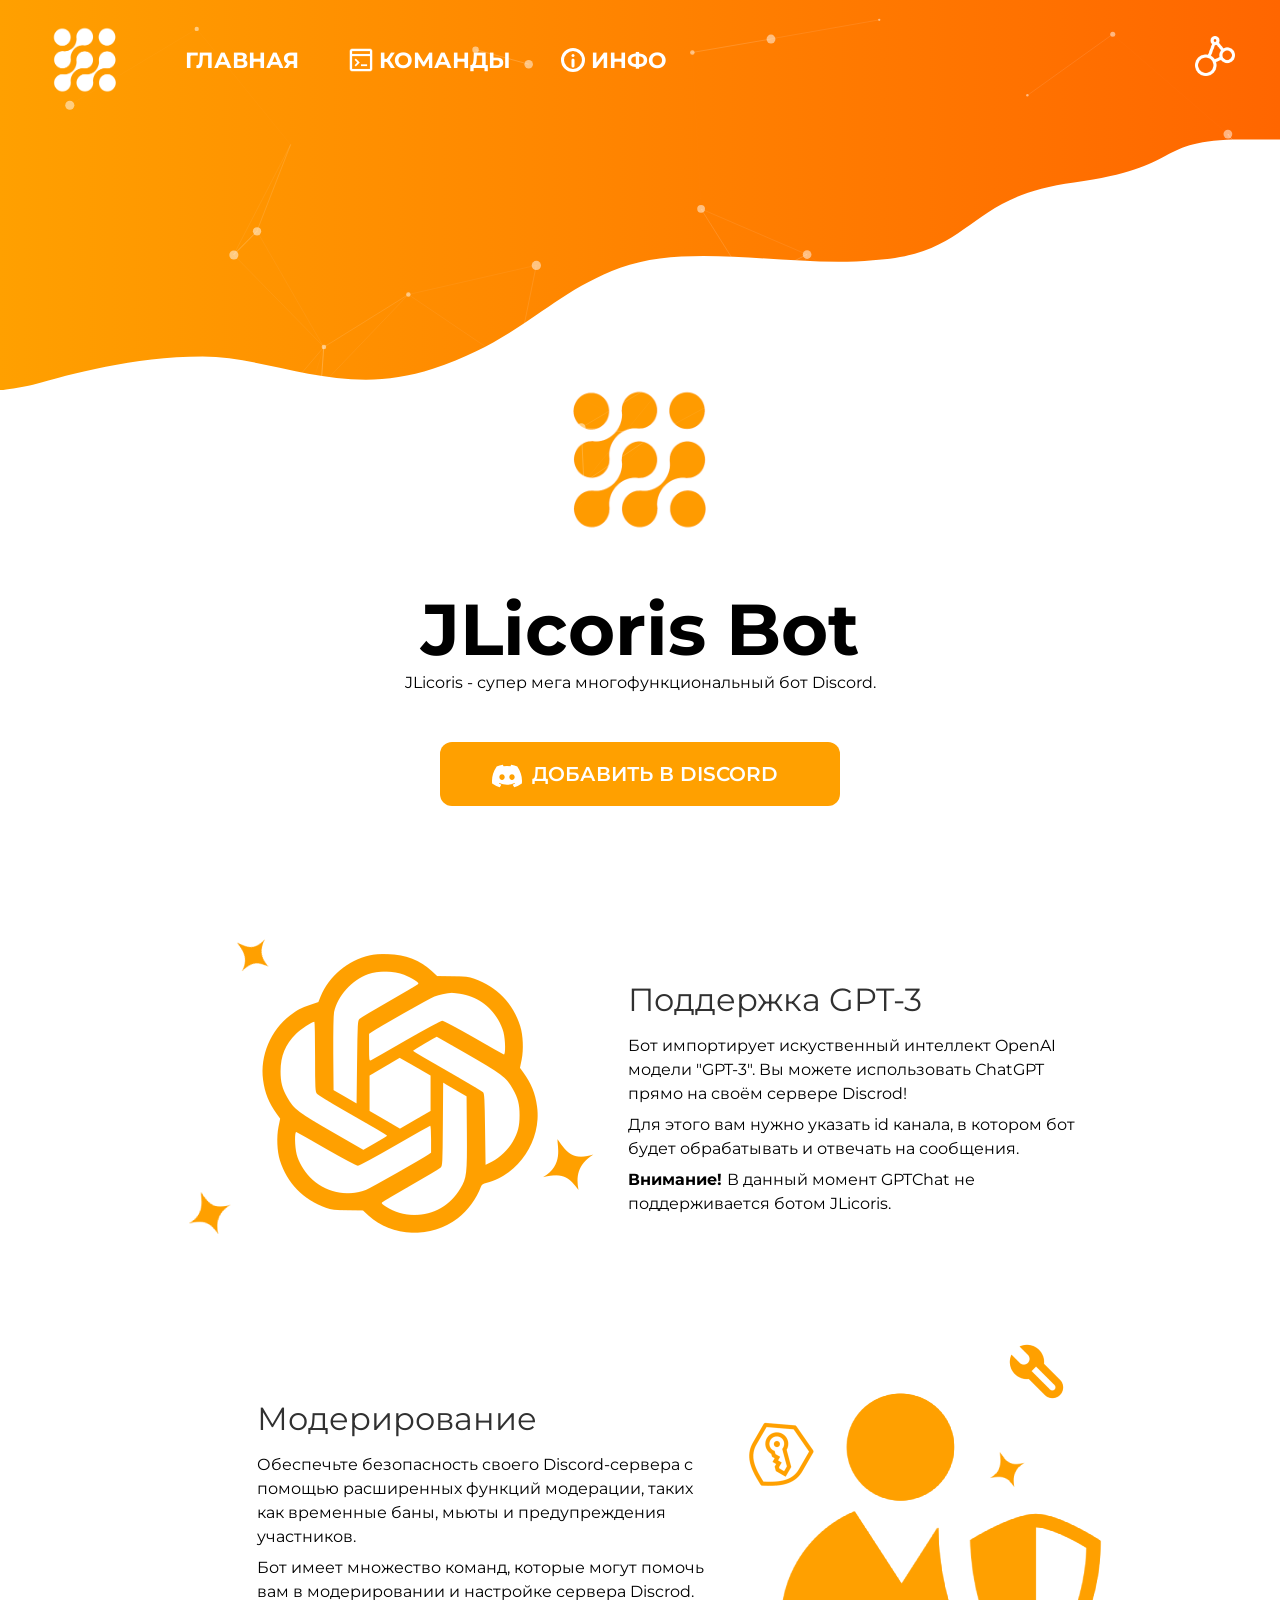
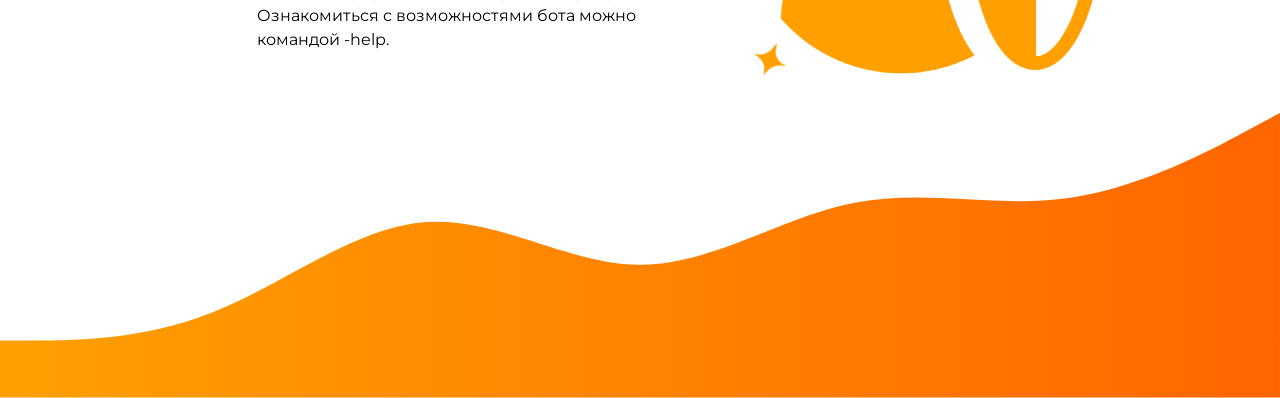
<file: index.html>
<!DOCTYPE html>
<html lang="en" dir="ltr">
  <head>
    <meta charset="utf-8">
    <title>JLicoris Bot</title>
    <link rel="preconnect" href="https://fonts.googleapis.com">
    <link rel="preconnect" href="https://fonts.gstatic.com" crossorigin>
    <link href="https://fonts.googleapis.com/css2?family=Montserrat:wght@300&display=swap" rel="stylesheet">
    <style>
      @import url('https://fonts.googleapis.com/css2?family=Montserrat:wght@300;400;500;600;700&display=swap');
    </style>
    <link rel="shortcut icon" type="image/png" href="JLlogomenu.png"/>
    <link rel="stylesheet" type="text/css" href="style.css">
  </head>
  <body vlink="white" link="white">
    <header>
      <a href='#'><img class="menu_logo" src="whiteJLlogomenu.png" href="JLlogomenu.png"></a>
      <div class="menu" id="bgmenujs">
        <div id="particles-js"></div>
        <div class="container">
          <nav>
            <ul>
              <li><a href='#' class="menutextclr menubtn">
                <b>Главная</b>
              </a></li>
              <li><a href='#commands' class="menutextclr menubtn">
                <svg class="svgcmdmenu" version="1.2" xmlns="http://www.w3.org/2000/svg" viewBox="0 0 96 96" width="96" height="96"><defs><image width="72" height="72" id="a" href="[data-uri]"/></defs><use href="#a" x="12" y="12"/></svg>
                <b>Команды</b>
              </a></li>
              <li><a href='#' class="menutextclr menubtn">
                <svg class="svgcmdmenu_sub" width="96" height="96" viewBox="0 0 20 20" fill="none" xmlns="http://www.w3.org/2000/svg"><path d="M9 10a1 1 0 0 1 2 0v4a1 1 0 1 1-2 0v-4Z" fill="#FFF"/><circle cx="10" cy="7" r="1" fill="#FFF"/><path fill-rule="evenodd" clip-rule="evenodd" d="M2 10a8 8 0 1 0 16 0 8 8 0 0 0-16 0Zm14 0a6 6 0 1 1-12 0 6 6 0 0 1 12 0Z" fill="#FFF"/></svg>
                <b>инфо</b>
              </a></li>
            </ul>
            <a class="bga" href="#" id="svgp">
              <div class="bga-overlay"></div>
              <svg class="noparticle" version="1.2" xmlns="http://www.w3.org/2000/svg" viewBox="0 0 400 400" width="40" height="40"><defs><image width="50" height="50" id="a" href="[data-uri]"></image><image width="512" height="512" id="b" href="[data-uri]"></image></defs><use href="#b" transform="scale(.781)"></use></svg>
            </a>
          </nav>




        </div>
      </div>
    </header>

    <main>
      <div class="svg">
        <svg id="eDVE05Sdux31" xmlns="http://www.w3.org/2000/svg" xmlns:xlink="http://www.w3.org/1999/xlink" viewBox="0 0 1440 320" shape-rendering="geometricPrecision" text-rendering="geometricPrecision">
          <defs>
            <linearGradient id="eDVE05Sdux32-fill" x1="0" y1="0" x2="1" y2="0" spreadMethod="pad" gradientUnits="objectBoundingBox" gradientTransform="translate(0 0)">
              <stop id="eDVE05Sdux32-fill-0" offset="0%" stop-color="#ffa000"/>
              <stop id="eDVE05Sdux32-fill-1" offset="100%" stop-color="#f60"/>
            </linearGradient>
          </defs>
          <path d="M2.793578,321.040691c0,0,25.532596-3.139148,37.206422-6.340691c44.024079-12.07359,110.881459-31.518541,190.881459-31.818541c80,.3,157.873081,47.625034,259.097649,13.890293s131.170069-84.330339,210.78624-113.713629s193.432184.2828,284.252853-8.471c115.804655-6.835692,101.617161-71.375865,226.28879-87.571926s88.807486-48.145896,188.693009-48.145896c32.727044,0,43.025486,0,43.025486,0v-37.82861h-43.025486c-40,0-119.261518,0-199.261518,0s-160.836442,0-240.836442,0-157.108462,0-237.108462,0-162.101923,0-243.404809,0C398.085883,1.040691,320,0,240,0s-160,0-200,0L2.793578,1.040691Z" transform="translate(-2.960604-1.040691)" fill="url(#eDVE05Sdux32-fill)"/>
        </svg>
      </div>
      <!-- открывающий svg -->

      <div class="block">
        <img class="cm_logo" src="JLlogomenu.png" href="JLlogomenu.png">
        <div class="title">JLicoris Bot</div>
        <div class="subtitle">JLicoris - супер мега многофункциональный бот Discord.</div>
      </div>
      <div class="invite_button"><a href="https://discord.com/api/oauth2/authorize?client_id=1104138275809140918&permissions=8&scope=bot" target="_blank" onclick="window.open('https://discord.com/api/oauth2/authorize?client_id=1104138275809140918&permissions=8&scope=bot', 'newwindow', 'width=500,height=800,left=' + (screen.width/2 - 240) + ',top=' + (screen.height/2 - 400)); return false;">
        <svg width="28" height="28" viewBox="0 0 24 24" fill="none" xmlns="http://www.w3.org/2000/svg"><path d="M20.317 4.492c-1.53-.69-3.17-1.2-4.885-1.49a.075.075 0 0 0-.079.036c-.21.369-.444.85-.608 1.23a18.566 18.566 0 0 0-5.487 0 12.36 12.36 0 0 0-.617-1.23A.077.077 0 0 0 8.562 3c-1.714.29-3.354.8-4.885 1.491a.07.07 0 0 0-.032.027C.533 9.093-.32 13.555.099 17.961a.08.08 0 0 0 .031.055 20.03 20.03 0 0 0 5.993 2.98.078.078 0 0 0 .084-.026 13.83 13.83 0 0 0 1.226-1.963.074.074 0 0 0-.041-.104 13.201 13.201 0 0 1-1.872-.878.075.075 0 0 1-.008-.125c.126-.093.252-.19.372-.287a.075.075 0 0 1 .078-.01c3.927 1.764 8.18 1.764 12.061 0a.075.075 0 0 1 .079.009c.12.098.245.195.372.288a.075.075 0 0 1-.006.125c-.598.344-1.22.635-1.873.877a.075.075 0 0 0-.041.105c.36.687.772 1.341 1.225 1.962a.077.077 0 0 0 .084.028 19.963 19.963 0 0 0 6.002-2.981.076.076 0 0 0 .032-.054c.5-5.094-.838-9.52-3.549-13.442a.06.06 0 0 0-.031-.028ZM8.02 15.278c-1.182 0-2.157-1.069-2.157-2.38 0-1.312.956-2.38 2.157-2.38 1.21 0 2.176 1.077 2.157 2.38 0 1.312-.956 2.38-2.157 2.38Zm7.975 0c-1.183 0-2.157-1.069-2.157-2.38 0-1.312.955-2.38 2.157-2.38 1.21 0 2.176 1.077 2.157 2.38 0 1.312-.946 2.38-2.157 2.38Z" fill="#FFF"/></svg>
        добавить в discord
        </a>
      </div>
      <div class="bttm"></div>



      <a class="lights1" id="commands"></a>
      <div class="gpt_icon">
        <div>
          <img class="gptpng" src="gpt.png">
        </div>
        <div class="containergpt">
          <div class="cmd_1">
            <div class="cmd_title1">Поддержка GPT-3</div>
            <div class="cmd_subtitle1">Бот импортирует искуственный интеллект OpenAI модели "GPT-3". Вы можете использовать СhatGPT прямо на своём сервере Discrod!</div>
            <div class="cmd_ssubtitle3">Для этого вам нужно указать id канала, в котором бот будет обрабатывать и отвечать на сообщения.</div>
            <div class="cmd_ssubtitle1"><b>Внимание! </b> В данный момент GPTChat не <br> поддерживается ботом JLicoris. </div>
          </div>
        </div>
      </div>
      <div class="container" style="position: relative;">
        <div class="moder">
          <div class="cmd_2">
            <div class="cmd_title2">Модерирование</div>
            <div class="cmd_subtitle2">Обеспечьте безопасность своего Discord-сервера с помощью расширенных функций модерации, таких как временные баны, мьюты и предупреждения участников.</div>
            <div class="cmd_ssubtitle2">Бот имеет множество команд, которые могут помочь вам в модерировании и настройке сервера Discrod. Ознакомиться с возможностями бота можно командой -help.</div>
          </div>
          <div class="moderpng">
            <img class="moderpng" src="moder.png">
          </div>
        </div>
      </div>
      <!-- закрывающий svg -->
      <div class="svg" id="bgmenujs">
        <svg class="endsvg" id="e1ejbQ8AtJm1" xmlns="http://www.w3.org/2000/svg" xmlns:xlink="http://www.w3.org/1999/xlink" viewBox="0 0 1440 320" shape-rendering="geometricPrecision" text-rendering="geometricPrecision">
          <defs>
            <linearGradient id="e1ejbQ8AtJm2-fill" x1="0" y1="0" x2="1" y2="0" spreadMethod="pad" gradientUnits="objectBoundingBox" gradientTransform="translate(0 0)">
              <stop id="e1ejbQ8AtJm2-fill-0" offset="0%" stop-color="#ffa000"/>
              <stop id="e1ejbQ8AtJm2-fill-1" offset="100%" stop-color="#f60"/>
            </linearGradient>
          </defs>
          <path d="M0,256L40,256C80,256,160,256,240,224C320,192,400,128,480,122.7C560,117,640,171,720,170.7C800,171,880,117,960,101.3C1040,85,1120,107,1200,96C1280,85,1360,43,1400,21.3L1440,0L1440,320L1400,320C1360,320,1280,320,1200,320C1120,320,1040,320,960,320C880,320,800,320,720,320C640,320,560,320,480,320C400,320,320,320,240,320C160,320,80,320,40,320L0,320Z" fill="url(#e1ejbQ8AtJm2-fill)"/>
        </svg>
      </div>
    </main>
    <div class="particles-container">
      <script type="text/javascript" src="particles.js"></script>
      <script type="text/javascript" src="app.js"></script>
    </div>
    <script type="text/javascript" src="btn.js"></script>
  </body>
</html>
</file>
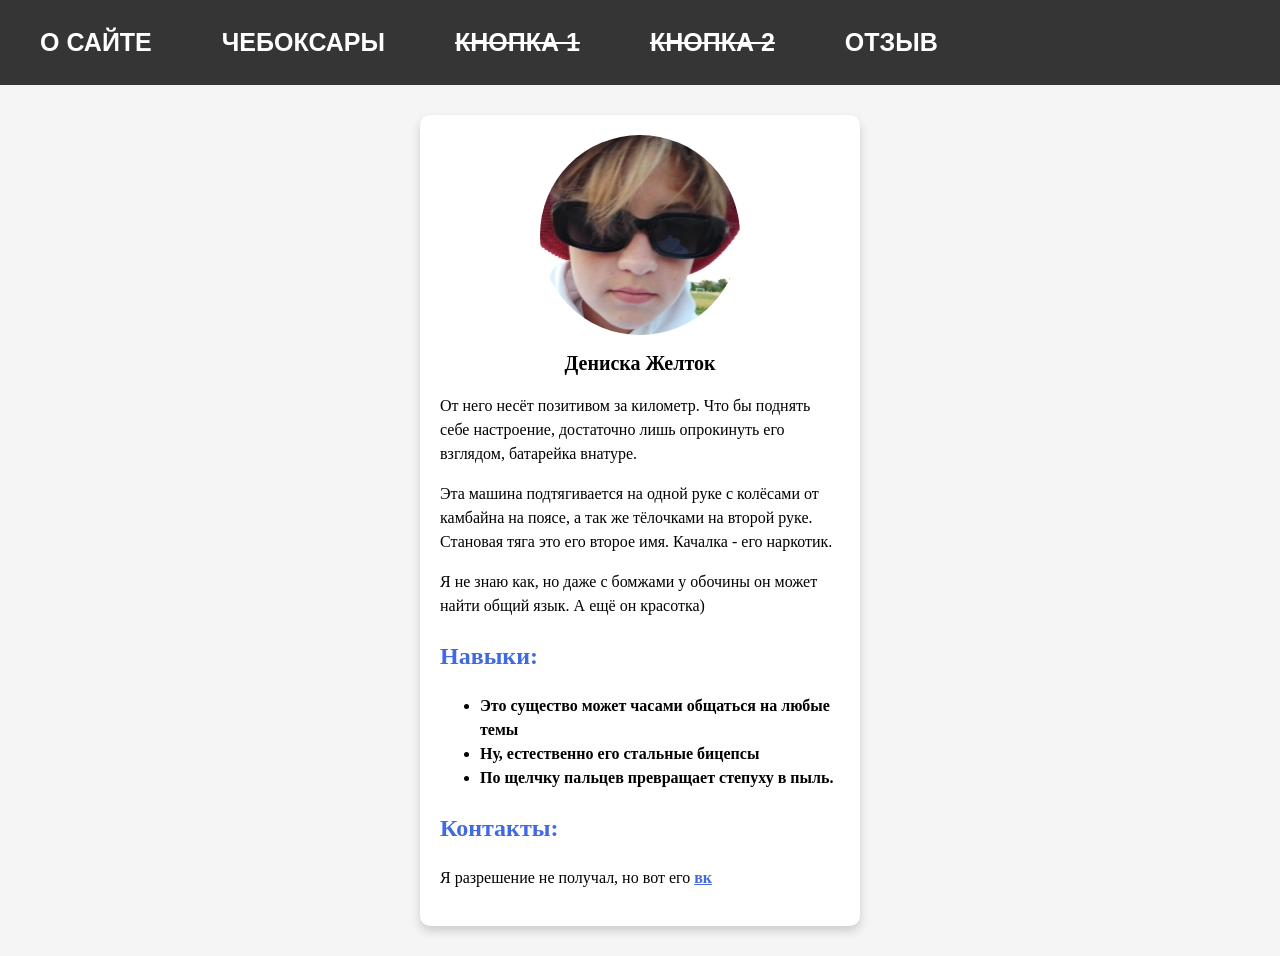
<file: den.html>
<!DOCTYPE html>
<!DOCTYPE html>
<html lang="en" dir="ltr">
  <head>
    <meta charset="utf-8">
    <link rel="stylesheet" type="text/css" href="den.css">
    <title>Рецепт Яичницы</title>
  </head>
  <body link="#4169E1" vlink="#4169E1" alink="#4169E1">
  <body>
  <div class="all">
    <nav>
      <ul>
        <li><a href='siteopis.html'><b> О сайте</b></a></li>
        <li><a href='index.html'><b>Чебоксары</b></a></li>
        <li><a href=''><b><s> Кнопка 1</s></b></a></li>
        <li><a href=''><b><s> Кнопка 2</s></b></a></li>
        <li><a href='ots3.html'><b>Отзыв</b></a></li>
      </ul>
    </nav>

    <div class="card">
      <img class="card-photo" src="den.jpg" alt="Дениска <3">
      <h1 class="card-title">Дениска Желток</h1>
    <div class="card-text">
        <p>От него несёт позитивом за километр. Что бы поднять себе настроение, достаточно лишь опрокинуть его взглядом, батарейка внатуре.<p>Эта машина подтягивается на одной руке с колёсами от камбайна на поясе, а так же тёлочками на второй руке. Становая тяга это его второе имя. Качалка - его наркотик.</p>
        <p>Я не знаю как, но даже с бомжами у обочины он может найти общий язык. А ещё он красотка)</p>
        <h2 style="color: #4169E1"> Навыки: </h2>
        <ul>
          <li><b>Это существо может часами общаться на любые темы</b></li>
          <li><b>Ну, естественно его стальные бицепсы</b></li>
          <li><b>По щелчку пальцев превращает степуху в пыль.</b></li>
        </ul>
        <h2 style="color: #4169E1">Контакты: </h2>
        <p>Я разрешение не получал, но вот его <b><a href="https://vk.com/denisich17" target="_blank">вк</a></b></p>

  </body>
</file>
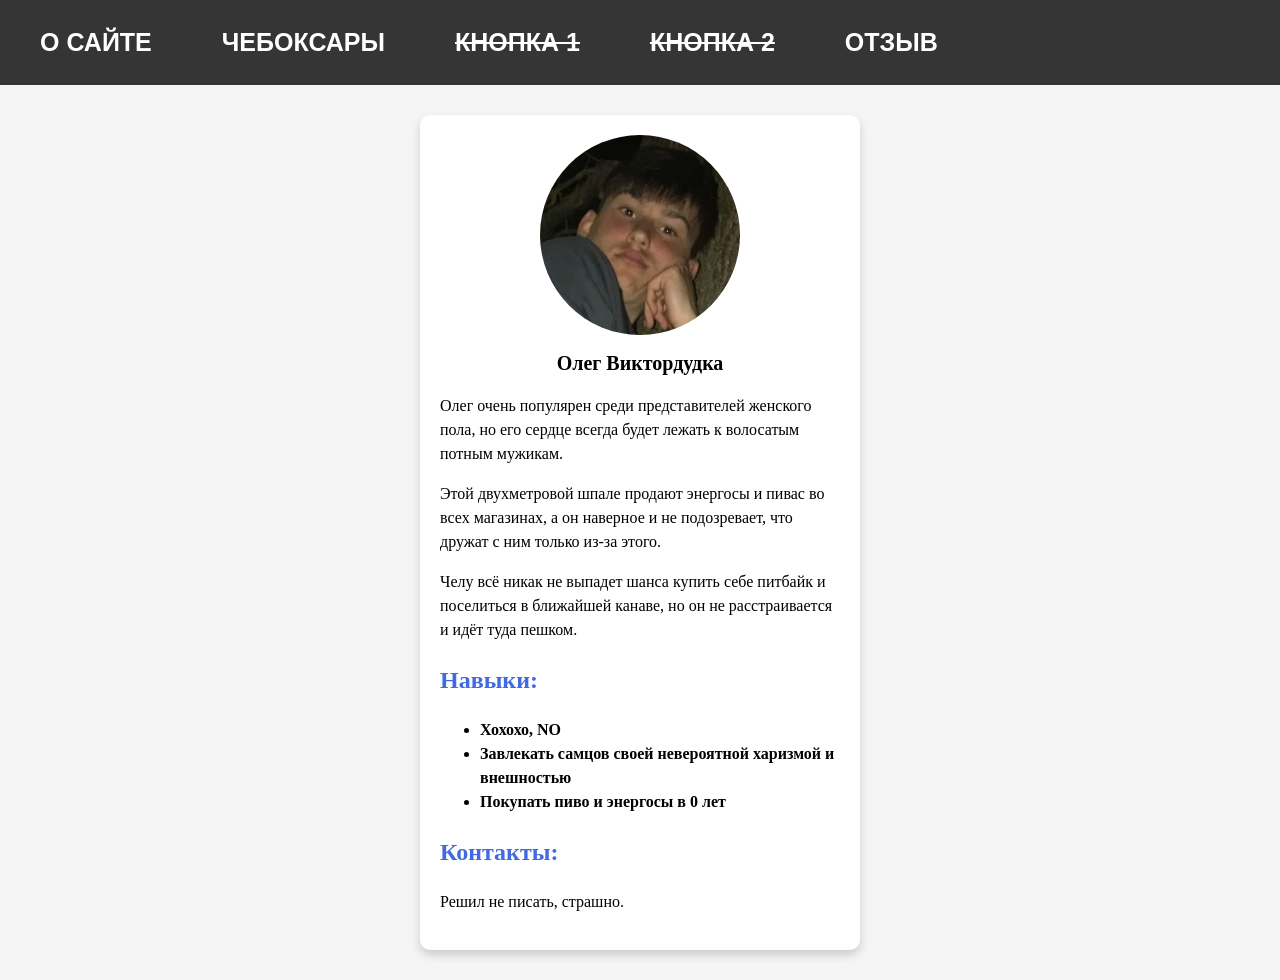
<file: oleg.html>
<!DOCTYPE html>
<!DOCTYPE html>
<html lang="en" dir="ltr">
  <head>
    <meta charset="utf-8">
    <link rel="stylesheet" type="text/css" href="oleg.css">
    <title>Олежа хрыщ</title>
  <body link="#4169E1" vlink="#4169E1" alink="#4169E1">
  </head>
  <body>
    <nav>
      <ul>
        <li><a href='siteopis.html'><b> О сайте</b></a></li>
        <li><a href='index.html'><b>Чебоксары</b></a></li>
        <li><a href=''><b><s> Кнопка 1</s></b></a></li>
        <li><a href=''><b><s> Кнопка 2</s></b></a></li>
        <li><a href='ots3.html'><b>Отзыв</b></a></li>
      </ul>
    </nav>
    <div class="card">
      <img class="card-photo" src="oleg.jpg" alt="Олег Виктордудка">
      <h1 class="card-title">Олег Виктордудка</h1>
    <div class="card-text">
        <p>Олег очень популярен среди представителей женского пола, но его сердце всегда будет лежать к волосатым потным мужикам.<p>Этой двухметровой шпале продают энергосы и пивас во всех магазинах, а он наверное и не подозревает, что дружат с ним только из-за этого.</p>
        <p>Челу всё никак не выпадет шанса купить себе питбайк и поселиться в ближайшей канаве, но он не расстраивается и идёт туда пешком. </p>
        <h2 style="color: #4169E1"> Навыки: </h2>
        <ul class="opisanie">
          <li><b>Хохохо, NO</b></li>
          <li><b>Завлекать самцов своей невероятной харизмой и внешностью</b></li>
          <li><b>Покупать пиво и энергосы в 0 лет</b></li>
        </ul>
        <h2 style="color: #4169E1">Контакты: </h2>
        <p>Решил не писать, страшно.
    </div>
  </body>
</html>
</file>
<file: style.css>
html{
  scroll-behavior: smooth;
}
body{
  background-color: #ffffff;
  height: 1675px;
  margin: 0 auto;
  padding: 0;
  font-family: "Montserrat", sans-serif;
  transition: all 0.3s ease;
}
#particles-js{
  position: absolute;
  width: 100%;
  height: 65%;
  z-index: 998;
}
.menu{
  user-select: none;
  text-align: center;
  height: 107px;
  background: rgb(255,158,0);
  background: linear-gradient(90deg, rgba(255,160,0,1) 0%, rgba(255,102,0,1) 100%);
}
.menu_logo{
  z-index: 998;
  user-select: none;
  position: absolute;
  padding-top: 25px;
  padding-left: 50px;
  width: 70px;
  height: 70px;
}
.container{
  user-select: none;
  z-index: 998;
  padding-left: 120px;
}
.svgcmdmenu{
  z-index: 998;
  position: relative;
  height: 30px;
  width: 30px;
  top: -2px;
  left: -3px;
}
.svgcmdmenu_sub{
  z-index: 998;
  position: relative;
  height: 30px;
  width: 30px;
  top: -2px;
  left: -3px;
}
nav{
  user-select: none;
  z-index: 999;
  display: flex;
  align-items: center;
  justify-content: space-between;
  text-align: center;
  font-family: "Montserrat", sans-serif;
  font-size: 22px;
  font-weight: 600;
}
nav ul{
  user-select: none;
  z-index: 999;
  list-style: none;
}
nav ul li{
  user-select: none;
  z-index: 999;
  float: left;
  padding-left: -150px;
}
nav ul li a {
  user-select: none;
  z-index: 999;
  display: flex;
  justify-content: center;
  text-transform: uppercase;
  text-decoration: none;
  padding: 25px;
}
a {
  text-decoration: none;
}
img{
  user-select: none;
}
.menutextclr {
  color: white;
  transition: all 0.3s ease;
}
.container_main{

}
.svg{
  position: relative;
  top: -1px;
  margin: 0 auto;
}
.block{
  margin-top: -60px;
}
.cm_logo{
  user-select: none;
  display: block;
  margin-left: auto;
  margin-right: auto;
  padding: 50px;
  width: 150px;
  height: 150px;
}
.title{
  display: flex;
  align-items: center;
  justify-content: center;
  font-family: 'Montserrat', sans-serif;
  font-size: 72px;
  font-weight: 700;
  color: black;
}
.subtitle{
  display: flex;
  align-items: center;
  justify-content: center;
  padding-bottom: 50px;
}
.invite_button a{
  transition: all 0.3s ease;
  width: 400px;
  text-align: center;
  text-transform: uppercase;
  text-decoration: none;
  padding: 20px;
  padding-left: 0px;
  padding-right: 0px;
  display: flex;
  text-align: center;
  justify-content: center;
  margin-left: auto;
  margin-right: auto;
  font-size: 20px;
  font-weight: 600;
  background-color: #ffa000;
  border-radius: 12px;
  padding-bottom:  14px;
}
.invite_button a svg{
  position: relative;
  height: 30px;
  width: 30px;
  left: -10px;
  top: -1px;
}
.bttm{
  padding-bottom: 100px;
}
.gpt_icon{
  display: flex;
  align-items: center;
  justify-content: center;
}
.gptpng{
  position: relative;
  left: -24px;
}
.cmd_1{
  top: -10px;
  position: relative;
  width: 450px;
  text-align: left;
  max-height: 100%;
  left: 150px;
}
.cmd_title1{
  max-height: 10%;
  display: flex;
  position: relative;
  font-size: 32px;
  font-weight: 400;
  color: #303030;
  align-items: center;
  top: -15px;
}
.cmd_subtitle1{
  top: -0px;
  line-height: 1.5;
  position: relative;
  display: flex;
  justify-content: flex-start;
}
.cmd_ssubtitle1{
  top: 14px;
  line-height: 1.5;
  position: relative;
}
.cmd_ssubtitle3{
  top: 7px;
  line-height: 1.5;
  position: relative;
  display: flex;
  justify-content: flex-start;
}

.moder{
  display: flex;
  align-items: center;
  justify-content: center;
}
.cmd_2{
  position: relative;
  left: 60px;
  width: 450px;
  text-align: left;
  top: 20px;
}
.cmd_title2{
  display: flex;
  position: relative;
  font-size: 32px;
  font-weight: 400;
  color: #303030;
  align-items: center;
  top: -15px;
  left: -100px;
}
.cmd_subtitle2{
  top: -0px;
  line-height: 1.5;
  position: relative;
  left: -100px;
}
.cmd_ssubtitle2{
  top: 7px;
  line-height: 1.5;
  position: relative;
  left: -100px;
}
.moderpng{
  position: relative;
  left: 0px;
  height: 399px;
  width: 356px;
}
.menubtn:hover{
  border-radius: 12px;
  background-color: #FFFFFF20;
}
.lights1{
  position: relative;
  top: -0px;
}
.invite_button a:hover{
  background-color: #f70;
}

.containergpt{
  position: relative;
  left: -140px;
}
.container{
  max-height: 100%;
}



.endsvg{
  position: relative;
  top: 5px;
}

.uldess{
  text-transform: none;
  position: relative;
  left: -130px;
  top: 45px;
}


.noparticle{
  z-index: 999;
  position: relative;
  text-align: center;

}
.bga{
  z-index: 999;
  transition: all 0.3s ease;
  position: relative;
  left: -20px;
  width: 90px;
  height: 70px;
  text-align: center;
  display: flex;
  align-items: center;
  justify-content: center;
  top: -6px;
  overflow: hidden; /* добавлено */
}
.bga:hover{
  z-index: 999;
  transition: all 0.3s ease;
  background-color: #FFFFFF20;
  border-radius: 12px;
}
.bga a{
  z-index: 999;
  pointer-events: none;
  position: relative;
}
.bga-overlay {
  z-index: 999;
  position: absolute;
  top: 0;
  left: 0;
  width: 100%;
  height: 100%;
  background: transparent;
}






@media only screen and (max-width: 768px) {
  .block{
    text-align: center;
  }
  .invite_button a {
    width: 335px;
  }




  .particles-container {
    display: none;
  }
  .containergpt{
    max-height: 100%;
    max-width: 50%;
    left: -0px;
  }
  .svg{
    flex-direction: column;
  }
  .cmd_1{
    justify-content: center;
    align-items: center;
    display: flex;
    flex-direction: column;
    max-width: 100%;
    text-align: center;
    margin: 0 auto;
    left: 0px;
    font-size: 12px;
    min-width: 30%;
  }
  .cmd_title1{
    font-size: 26px;
  }
  .gpt_icon{
    flex-direction: column;
    text-align: center;
  }
  .gptpng{
    left: -5px;
    width: 274px;
    height: 270px;
  }



  .container{
    padding-left: 0px;
    padding-bottom: 40px;
    top: 40px;
  }
  .moder{
    flex-direction: column-reverse;
  }
  .moderpng{
    position: relative;
    width: 241px;
    height: 270px;
  }
  .cmd_2{
    text-align: center;
    max-width: 50%;
    left: 75px;
    z-index: 999;
  }
  .cmd_title2{
    display: flex;
    align-items: center;
    justify-content: center;
    font-size: 26px;
    left: -75px;
  }
  .cmd_subtitle2{
    font-size: 12px;
    left: -75px;
  }
  .cmd_ssubtitle2{
    left: -74px;
    font-size: 12px;
  }
}
</file>
<file: den.css>
body {
  margin: 0;
    font-family: Tahoma;
    line-height: 1.5;
    background-color: #f5f5f5;
}

.card {
  width: 400px;
  margin: 30px auto;
  background-color: #fff;
  box-shadow: 0 5px 10px #ccc;
  border-radius: 10px;
  padding: 20px
}

.card-photo {
  display: block;
  width: 200px;
  height: 200px;
  margin: 0 auto;
  border-radius: 50%
}

.card-title {
  font-size: 20px;
  text-align: center;
}

nav {
  width: 750px;
  margin: 0 auto;
  font-family: 'Gill Sans', sans-serif;
}

nav::before {
  content: '';
  display: block;
  height: 50px;
  width: 100%;
  background: #353535;
  position: absolute;
  left: 0;
  z-index: -1;
}

nav ul {
  margin: 0;
  padding: 0;
  list-style: none;
  height: 50px;
}

nav ul li {
  float: left;
}

nav ul li a {
  margin-left: 10px;
  color: white;
  display: block;
  height: 50px;
  padding: 0 30px;
  text-transform: uppercase;
  text-decoration: none;
  line-height: 50px;
}

nav ul li a:hover {
  background: #4169E1;
  transition: all 0.17s ease-out;
}

@media only screen and (max-device-width : 1280px) {
  nav ul {
    margin: auto;
    padding: 0;
    list-style: none;
    height: 85px;
  }
  nav::before {
    height: 85px;
  }
  nav ul li a {
    margin-left: 10px;
    font-size: 25px;
    line-height: 85px;
    height: 85px;
  }
  nav {
    width: 100%;
}
</file>
<file: oleg.css>
body {
  margin: 0;
    background-color: #f5f5f5;
    font-family: Tahoma;
    line-height: 1.5;
}

.card {
  width: 400px;
  margin: 30px auto;
  background-color: #fff;
  box-shadow: 0 5px 10px #ccc;
  border-radius: 10px;
  padding: 20px;
}

.card-photo {
  display: block;
  width: 200px;
  height: 200px;
  margin: 0 auto;
  border-radius: 50%
}

.spisok{
  background-color: white;

}

.card-title {
  font-size: 20px;
  text-align: center;
}

nav {
  width: 750px;
  margin: 0 auto;
  font-family: 'Gill Sans', sans-serif;
}

nav::before {
  content: '';
  display: block;
  height: 50px;
  width: 100%;
  background: #353535;
  position: absolute;
  left: 0;
  z-index: -1;
}

nav ul {
  margin: 0;
  padding: 0;
  list-style: none;
  height: 50px;
}

nav ul li {
  float: left;
}

nav ul li a {
  margin-left: 10px;
  color: white;
  display: block;
  height: 50px;
  padding: 0 30px;
  text-transform: uppercase;
  text-decoration: none;
  line-height: 50px;
}

nav ul li a:hover {
  background: #4169E1;
  transition: all 0.17s ease-out;
}


.beta {
  width: auto;
  z-index: -1000
}

.cock_dp {
  position: absolute;
  margin: 25px;
  background: white;
  height: 50px;
  width: 180px;
  box-shadow: 0 5px 10px #ccc;
  text-align: center;
  border-radius: 6px;
}

.cock_dp a {
  text-decoration: none;
}


@media only screen and (max-device-width : 1280px) {
  nav ul {
    margin: auto;
    padding: 0;
    list-style: none;
    height: 85px;
  }
  nav::before {
    height: 85px;
  }
  nav ul li a {
    margin-left: 10px;
    font-size: 25px;
    line-height: 85px;
    height: 85px;
  }
  nav {
    width: 100%;
}
</file>
